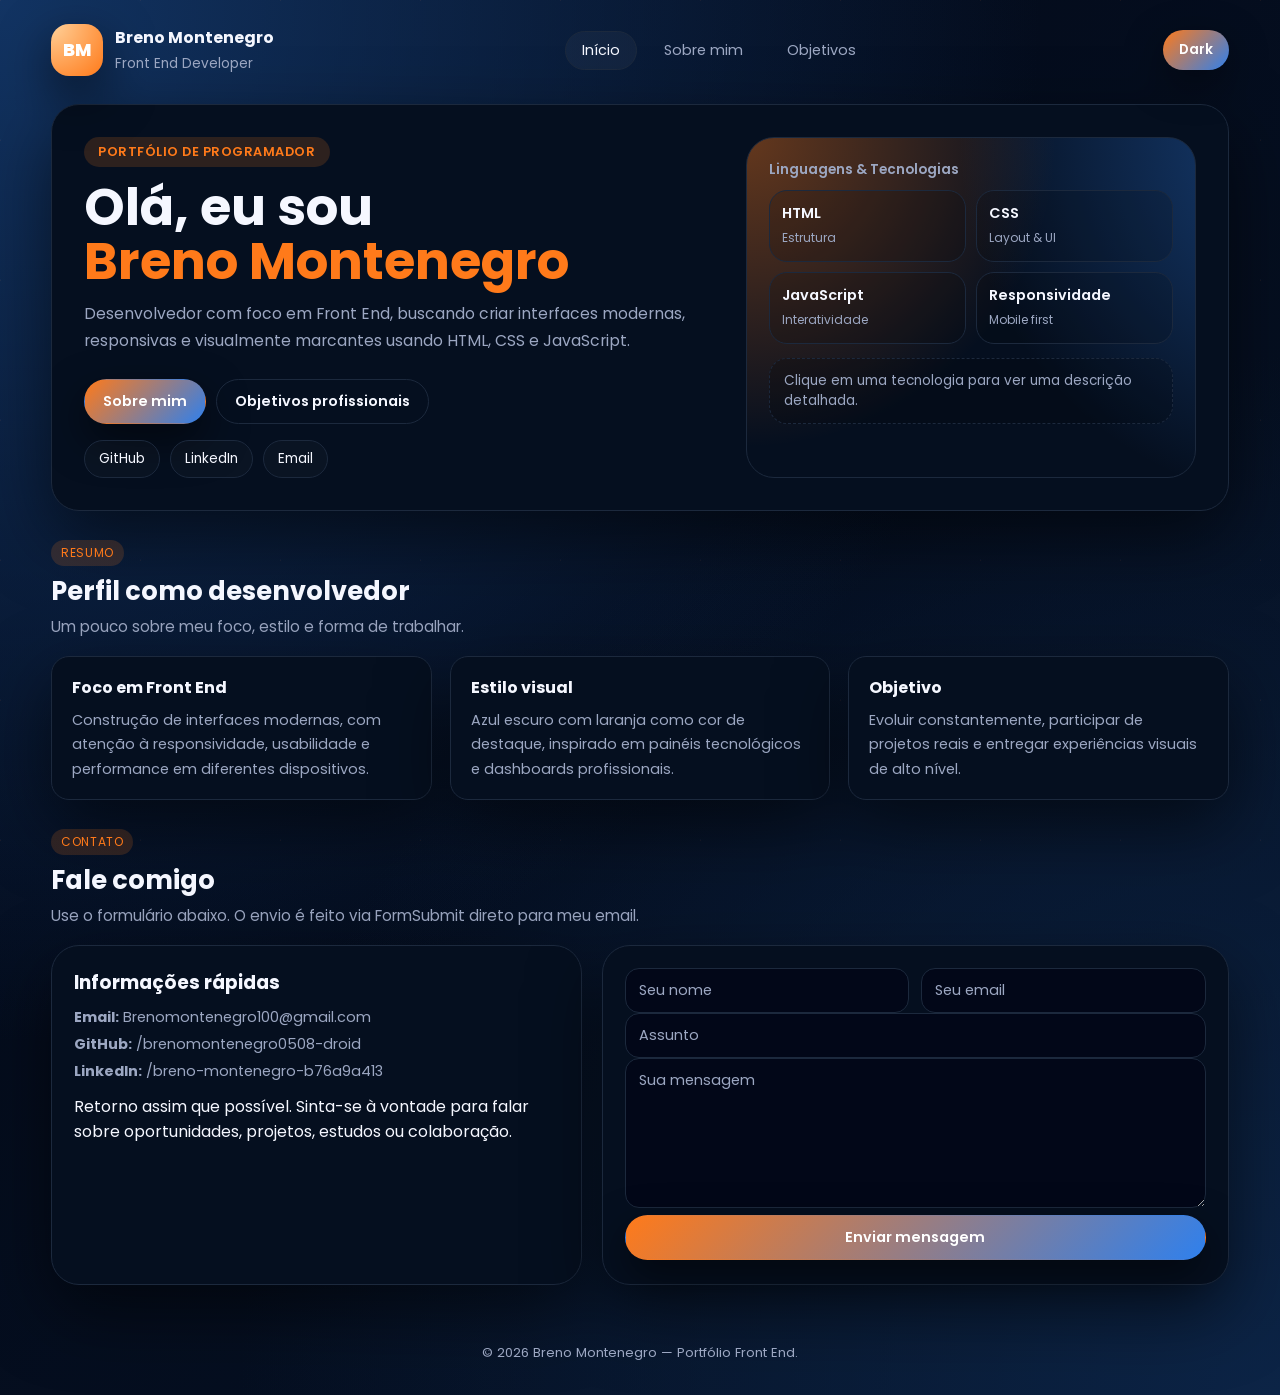
<file: index.html>
<!DOCTYPE html>
<html lang="pt-BR">
<head>
  <meta charset="UTF-8" />
  <meta name="viewport" content="width=device-width, initial-scale=1.0" />
  <title>Breno Montenegro | Front End Developer</title>
  <link rel="preconnect" href="https://fonts.googleapis.com">
  <link rel="preconnect" href="https://fonts.gstatic.com" crossorigin>
  <link href="https://fonts.googleapis.com/css2?family=Poppins:wght@300;400;500;600;700;800&display=swap" rel="stylesheet">
  <link rel="stylesheet" href="style.css" />
</head>
<body>
  <div class="bg-circuit"></div>

  <header class="topbar">
    <a href="index.html" class="brand">
      <div class="brand-mark">BM</div>
      <div class="brand-text">
        <strong>Breno Montenegro</strong>
        <span>Front End Developer</span>
      </div>
    </a>

    <nav class="menu">
      <a class="active" href="index.html">Início</a>
      <a href="sobre.html">Sobre mim</a>
      <a href="objetivos.html">Objetivos</a>
    </nav>

    <button class="theme-toggle" id="themeToggle">Dark</button>
  </header>

  <main class="wrapper">
    <!-- HERO -->
    <section class="hero card">
      <div class="hero-left">
        <span class="pill">Portfólio de Programador</span>

        <h1>
          <span>Olá, eu sou</span>
          <strong>Breno Montenegro</strong>
        </h1>

        <p class="hero-subtitle">
          Desenvolvedor com foco em Front End, buscando criar interfaces modernas,
          responsivas e visualmente marcantes usando HTML, CSS e JavaScript.
        </p>

        <div class="hero-actions">
          <a href="sobre.html" class="btn btn-primary">Sobre mim</a>
          <a href="objetivos.html" class="btn btn-outline">Objetivos profissionais</a>
        </div>

        <div class="hero-links">
          <a href="https://github.com/brenomontenegro0508-droid" target="_blank">GitHub</a>
          <a href="https://www.linkedin.com/in/breno-montenegro-b76a9a413" target="_blank">LinkedIn</a>
          <a href="mailto:Brenomontenegro100@gmail.com">Email</a>
        </div>
      </div>

      <aside class="hero-right">
        <div class="mini-title">Linguagens & Tecnologias</div>

        <div class="lang-grid">
          <button class="lang-card" data-lang="HTML">
            <span class="lang-name">HTML</span>
            <span class="lang-level">Estrutura</span>
          </button>
          <button class="lang-card" data-lang="CSS">
            <span class="lang-name">CSS</span>
            <span class="lang-level">Layout & UI</span>
          </button>
          <button class="lang-card" data-lang="JS">
            <span class="lang-name">JavaScript</span>
            <span class="lang-level">Interatividade</span>
          </button>
          <button class="lang-card" data-lang="RESP">
            <span class="lang-name">Responsividade</span>
            <span class="lang-level">Mobile first</span>
          </button>
        </div>

        <div class="lang-description" id="langInfo">
          Clique em uma tecnologia para ver uma descrição detalhada.
        </div>
      </aside>
    </section>

    <!-- RESUMO -->
    <section class="section">
      <header class="section-header">
        <span class="section-pill">Resumo</span>
        <h2>Perfil como desenvolvedor</h2>
        <p>Um pouco sobre meu foco, estilo e forma de trabalhar.</p>
      </header>

      <div class="grid-3">
        <article class="info-card card">
          <h3>Foco em Front End</h3>
          <p>
            Construção de interfaces modernas, com atenção à responsividade, usabilidade
            e performance em diferentes dispositivos.
          </p>
        </article>

        <article class="info-card card">
          <h3>Estilo visual</h3>
          <p>
            Azul escuro com laranja como cor de destaque, inspirado em painéis
            tecnológicos e dashboards profissionais.
          </p>
        </article>

        <article class="info-card card">
          <h3>Objetivo</h3>
          <p>
            Evoluir constantemente, participar de projetos reais e entregar
            experiências visuais de alto nível.
          </p>
        </article>
      </div>
    </section>

    <!-- CONTATO -->
    <section class="section">
      <header class="section-header">
        <span class="section-pill">Contato</span>
        <h2>Fale comigo</h2>
        <p>Use o formulário abaixo. O envio é feito via FormSubmit direto para meu email.</p>
      </header>

      <div class="contact-layout">
        <div class="contact-info card">
          <h3>Informações rápidas</h3>
          <ul>
            <li><strong>Email:</strong> Brenomontenegro100@gmail.com</li>
            <li><strong>GitHub:</strong> /brenomontenegro0508-droid</li>
            <li><strong>LinkedIn:</strong> /breno-montenegro-b76a9a413</li>
          </ul>
          <p>
            Retorno assim que possível. Sinta-se à vontade para falar sobre oportunidades,
            projetos, estudos ou colaboração.
          </p>
        </div>

        <form class="contact-form card" action="https://formsubmit.co/Brenomontenegro100@gmail.com" method="POST">
          <input type="hidden" name="_captcha" value="false">
          <input type="hidden" name="_next" value="index.html">

          <div class="form-row">
            <input type="text" name="nome" placeholder="Seu nome" required>
            <input type="email" name="email" placeholder="Seu email" required>
          </div>

          <input type="text" name="assunto" placeholder="Assunto" required>

          <textarea name="mensagem" rows="6" placeholder="Sua mensagem" required></textarea>

          <button type="submit" class="btn btn-primary full">Enviar mensagem</button>
        </form>
      </div>
    </section>
  </main>

  <footer class="footer">
    <p>© 2026 Breno Montenegro — Portfólio Front End.</p>
  </footer>

  <script src="script.js"></script>
</body>
</html>
</file>
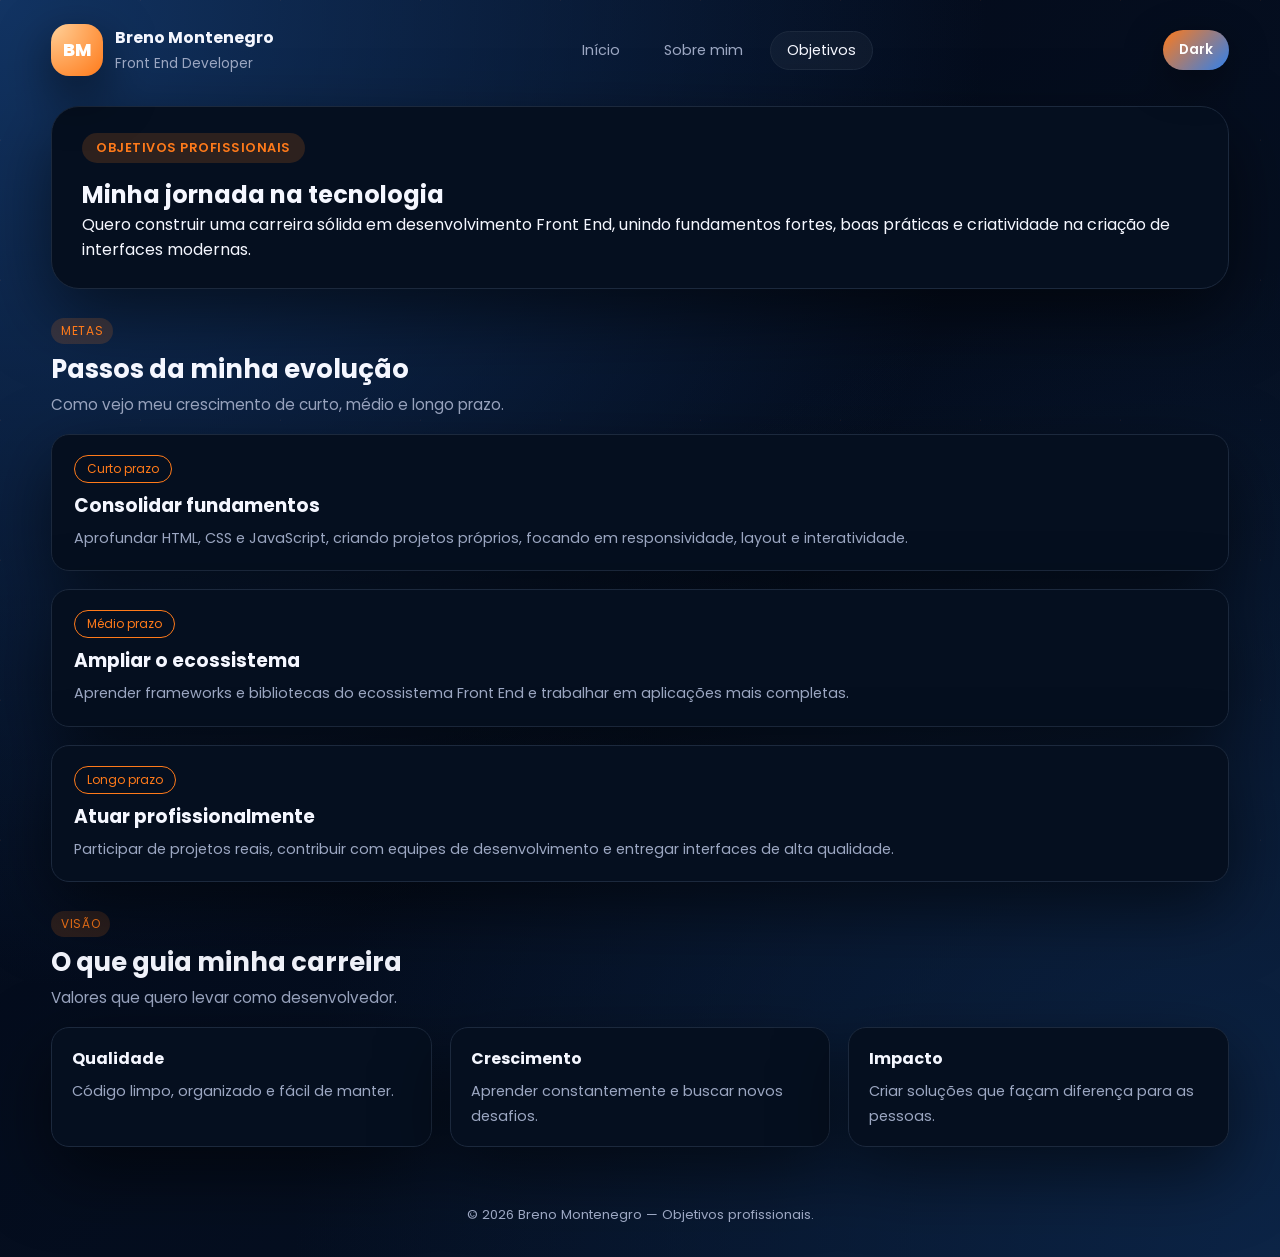
<file: objetivos.html>
<!DOCTYPE html>
<html lang="pt-BR">
<head>
  <meta charset="UTF-8" />
  <meta name="viewport" content="width=device-width, initial-scale=1.0" />
  <title>Objetivos profissionais | Breno Montenegro</title>
  <link rel="preconnect" href="https://fonts.googleapis.com">
  <link rel="preconnect" href="https://fonts.gstatic.com" crossorigin>
  <link href="https://fonts.googleapis.com/css2?family=Poppins:wght@300;400;500;600;700;800&display=swap" rel="stylesheet">
  <link rel="stylesheet" href="style.css" />
</head>
<body>
  <div class="bg-circuit"></div>

  <header class="topbar">
    <a href="index.html" class="brand">
      <div class="brand-mark">BM</div>
      <div class="brand-text">
        <strong>Breno Montenegro</strong>
        <span>Front End Developer</span>
      </div>
    </a>

    <nav class="menu">
      <a href="index.html">Início</a>
      <a href="sobre.html">Sobre mim</a>
      <a class="active" href="objetivos.html">Objetivos</a>
    </nav>

    <button class="theme-toggle" id="themeToggle">Dark</button>
  </header>

  <main class="wrapper">
    <!-- HEADER OBJETIVOS -->
    <section class="goals-header card">
      <div>
        <span class="pill">Objetivos profissionais</span>
        <h1>Minha jornada na tecnologia</h1>
        <p>
          Quero construir uma carreira sólida em desenvolvimento Front End,
          unindo fundamentos fortes, boas práticas e criatividade na criação
          de interfaces modernas.
        </p>
      </div>
    </section>

    <!-- LINHA DO TEMPO -->
    <section class="section">
      <header class="section-header">
        <span class="section-pill">Metas</span>
        <h2>Passos da minha evolução</h2>
        <p>Como vejo meu crescimento de curto, médio e longo prazo.</p>
      </header>

      <div class="timeline">
        <article class="timeline-item card">
          <div class="timeline-badge">Curto prazo</div>
          <h3>Consolidar fundamentos</h3>
          <p>
            Aprofundar HTML, CSS e JavaScript, criando projetos próprios,
            focando em responsividade, layout e interatividade.
          </p>
        </article>

        <article class="timeline-item card">
          <div class="timeline-badge">Médio prazo</div>
          <h3>Ampliar o ecossistema</h3>
          <p>
            Aprender frameworks e bibliotecas do ecossistema Front End
            e trabalhar em aplicações mais completas.
          </p>
        </article>

        <article class="timeline-item card">
          <div class="timeline-badge">Longo prazo</div>
          <h3>Atuar profissionalmente</h3>
          <p>
            Participar de projetos reais, contribuir com equipes de desenvolvimento
            e entregar interfaces de alta qualidade.
          </p>
        </article>
      </div>
    </section>

    <!-- VALORES -->
    <section class="section">
      <header class="section-header">
        <span class="section-pill">Visão</span>
        <h2>O que guia minha carreira</h2>
        <p>Valores que quero levar como desenvolvedor.</p>
      </header>

      <div class="grid-3">
        <article class="info-card card">
          <h3>Qualidade</h3>
          <p>Código limpo, organizado e fácil de manter.</p>
        </article>
        <article class="info-card card">
          <h3>Crescimento</h3>
          <p>Aprender constantemente e buscar novos desafios.</p>
        </article>
        <article class="info-card card">
          <h3>Impacto</h3>
          <p>Criar soluções que façam diferença para as pessoas.</p>
        </article>
      </div>
    </section>
  </main>

  <footer class="footer">
    <p>© 2026 Breno Montenegro — Objetivos profissionais.</p>
  </footer>

  <script src="script.js"></script>
</body>
</html>
</file>
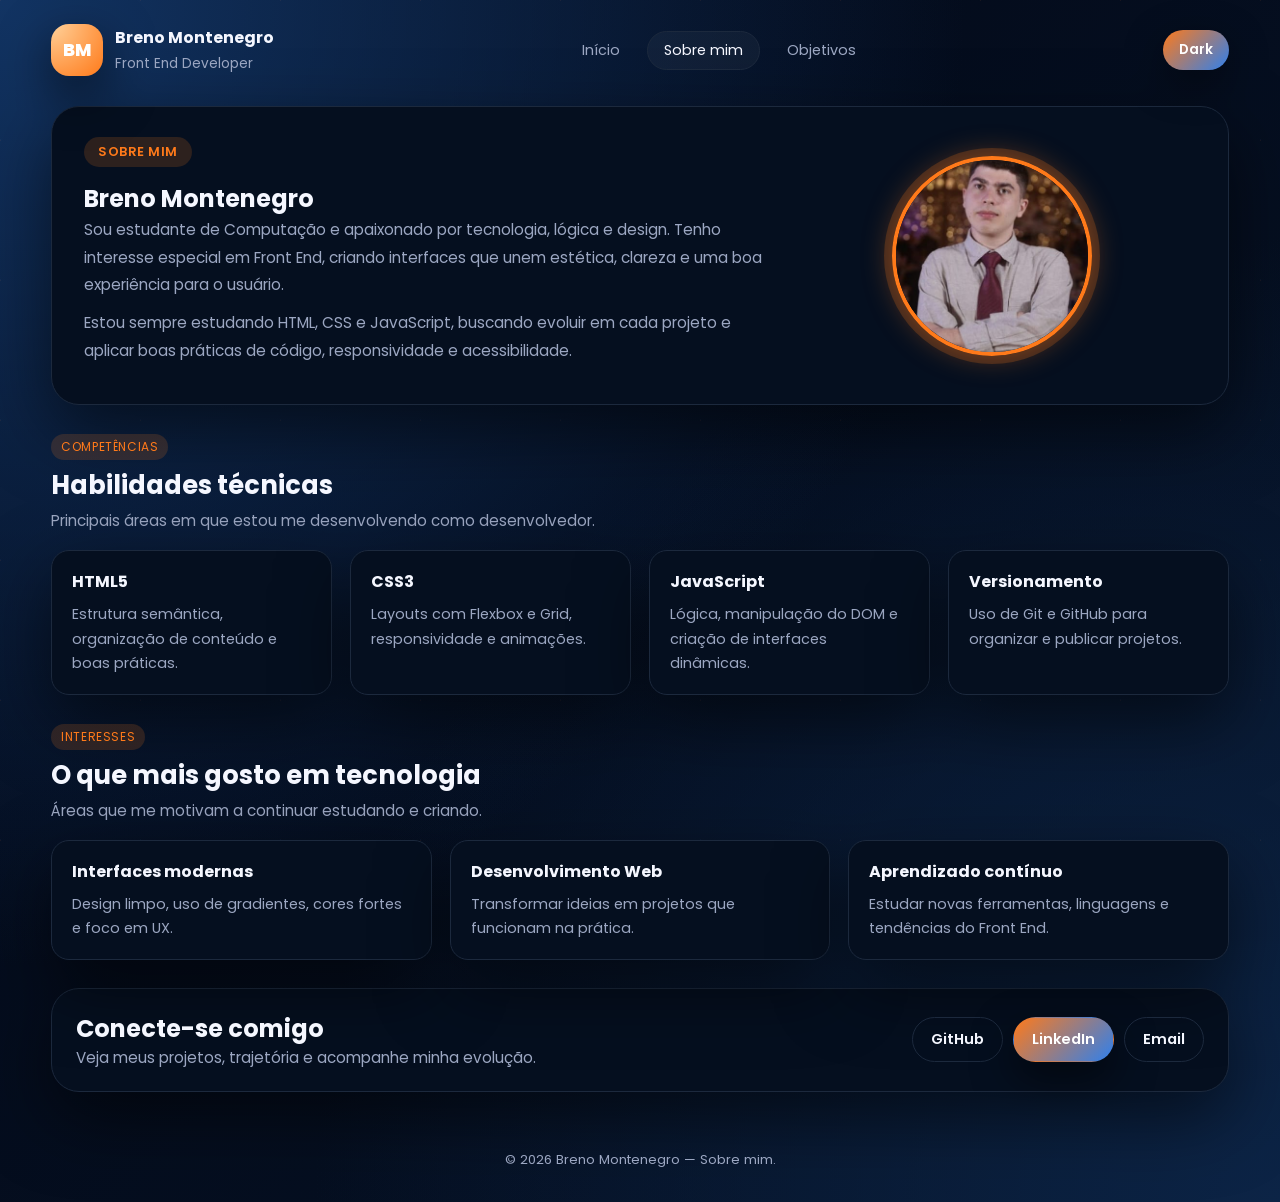
<file: sobre.html>
<!DOCTYPE html>
<html lang="pt-BR">
<head>
  <meta charset="UTF-8" />
  <meta name="viewport" content="width=device-width, initial-scale=1.0" />
  <title>Sobre mim | Breno Montenegro</title>
  <link rel="preconnect" href="https://fonts.googleapis.com">
  <link rel="preconnect" href="https://fonts.gstatic.com" crossorigin>
  <link href="https://fonts.googleapis.com/css2?family=Poppins:wght@300;400;500;600;700;800&display=swap" rel="stylesheet">
  <link rel="stylesheet" href="style.css" />
</head>
<body>
  <div class="bg-circuit"></div>

  <header class="topbar">
    <a href="index.html" class="brand">
      <div class="brand-mark">BM</div>
      <div class="brand-text">
        <strong>Breno Montenegro</strong>
        <span>Front End Developer</span>
      </div>
    </a>

    <nav class="menu">
      <a href="index.html">Início</a>
      <a class="active" href="sobre.html">Sobre mim</a>
      <a href="objetivos.html">Objetivos</a>
    </nav>

    <button class="theme-toggle" id="themeToggle">Dark</button>
  </header>

  <main class="wrapper">
    <!-- HEADER SOBRE -->
    <section class="about-header card">
      <div class="about-text">
        <span class="pill">Sobre mim</span>
        <h1>Breno Montenegro</h1>
        <p>
          Sou estudante de Computação e apaixonado por tecnologia, lógica e design.
          Tenho interesse especial em Front End, criando interfaces que unem
          estética, clareza e uma boa experiência para o usuário.
        </p>
        <p>
          Estou sempre estudando HTML, CSS e JavaScript, buscando evoluir em cada
          projeto e aplicar boas práticas de código, responsividade e acessibilidade.
        </p>
      </div>

      <div class="about-photo">
        <!-- Substitua 'sua-foto-aqui.jpg' pela URL da sua imagem de perfil -->
        <img src="img/profile.png" alt="Foto de perfil de Breno Montenegro" class="profile-picture">
      </div>
    </section>

    <!-- COMPETÊNCIAS -->
    <section class="section">
      <header class="section-header">
        <span class="section-pill">Competências</span>
        <h2>Habilidades técnicas</h2>
        <p>Principais áreas em que estou me desenvolvendo como desenvolvedor.</p>
      </header>

      <div class="grid-4">
        <article class="info-card card">
          <h3>HTML5</h3>
          <p>Estrutura semântica, organização de conteúdo e boas práticas.</p>
        </article>
        <article class="info-card card">
          <h3>CSS3</h3>
          <p>Layouts com Flexbox e Grid, responsividade e animações.</p>
        </article>
        <article class="info-card card">
          <h3>JavaScript</h3>
          <p>Lógica, manipulação do DOM e criação de interfaces dinâmicas.</p>
        </article>
        <article class="info-card card">
          <h3>Versionamento</h3>
          <p>Uso de Git e GitHub para organizar e publicar projetos.</p>
        </article>
      </div>
    </section>

    <!-- INTERESSES -->
    <section class="section">
      <header class="section-header">
        <span class="section-pill">Interesses</span>
        <h2>O que mais gosto em tecnologia</h2>
        <p>Áreas que me motivam a continuar estudando e criando.</p>
      </header>

      <div class="grid-3">
        <article class="info-card card">
          <h3>Interfaces modernas</h3>
          <p>Design limpo, uso de gradientes, cores fortes e foco em UX.</p>
        </article>
        <article class="info-card card">
          <h3>Desenvolvimento Web</h3>
          <p>Transformar ideias em projetos que funcionam na prática.</p>
        </article>
        <article class="info-card card">
          <h3>Aprendizado contínuo</h3>
          <p>Estudar novas ferramentas, linguagens e tendências do Front End.</p>
        </article>
      </div>
    </section>

    <!-- REDES -->
    <section class="section">
      <div class="contact-banner card">
        <div>
          <h2>Conecte-se comigo</h2>
          <p>Veja meus projetos, trajetória e acompanhe minha evolução.</p>
        </div>
        <div class="banner-links">
          <a href="https://github.com/brenomontenegro0508-droid" target="_blank" class="btn btn-outline">GitHub</a>
          <a href="https://www.linkedin.com/in/breno-montenegro-b76a9a413" target="_blank" class="btn btn-primary">LinkedIn</a>
          <a href="mailto:Brenomontenegro100@gmail.com" class="btn btn-outline">Email</a>
        </div>
      </div>
    </section>
  </main>

  <footer class="footer">
    <p>© 2026 Breno Montenegro — Sobre mim.</p>
  </footer>

  <script src="script.js"></script>
</body>
</html>
</file>
<file: style.css>
:root{
  --bg-1:#020817;
  --bg-2:#071326;
  --card:#050f1f;
  --border:#1c293d;
  --text:#f5f7ff;
  --muted:#9ca7c2;
  --primary:#ff7a1a;
  --primary-soft:rgba(255,122,26,0.16);
  --secondary:#2f80ed;
  --radius-lg:28px;
  --radius-md:18px;
  --shadow:0 26px 70px rgba(0,0,0,.55);
}

body.light{
  --bg-1:#eaf1ff;
  --bg-2:#d9e4ff;
  --card:#ffffff;
  --border:#d0d7eb;
  --text:#111827;
  --muted:#4b566b;
  --primary:#ff7a1a;
  --primary-soft:rgba(255,122,26,0.12);
  --shadow:0 20px 55px rgba(30,64,175,.18);
}

*{
  margin:0;
  padding:0;
  box-sizing:border-box;
  font-family:"Poppins",sans-serif;
}

body{
  min-height:100vh;
  background:
    radial-gradient(circle at 0% 0%, #123463 0, transparent 55%),
    radial-gradient(circle at 100% 100%, #0c2446 0, transparent 55%),
    linear-gradient(135deg,var(--bg-1),var(--bg-2));
  color:var(--text);
}

a{
  color:inherit;
  text-decoration:none;
}

button{
  font:inherit;
}

/* Fundo com circuitos */
.bg-circuit{
  position:fixed;
  inset:0;
  pointer-events:none;
  opacity:.13;
  background-image:
    linear-gradient(120deg,rgba(255,122,26,.55) 1px,transparent 1px),
    linear-gradient(60deg,rgba(47,128,237,.35) 1px,transparent 1px);
  background-size:140px 140px;
  mix-blend-mode:screen;
  z-index:-1;
}

/* TOPO */

.topbar{
  width:min(1180px,92%);
  margin:0 auto;
  padding:24px 0 18px;
  display:flex;
  align-items:center;
  justify-content:space-between;
  gap:18px;
  flex-wrap:wrap;
}

.brand{
  display:flex;
  align-items:center;
  gap:12px;
}

.brand-mark{
  width:52px;
  height:52px;
  border-radius:18px;
  display:grid;
  place-items:center;
  font-weight:800;
  font-size:1.1rem;
  color:#fff;
  background:radial-gradient(circle at 0% 0%,#ffd29b,#ff7a1a);
  box-shadow:0 18px 50px rgba(0,0,0,.6);
}

.brand-text strong{
  display:block;
  font-size:1rem;
}
.brand-text span{
  font-size:.85rem;
  color:var(--muted);
}

.menu{
  display:flex;
  flex-wrap:wrap;
  gap:10px;
}

.menu a{
  padding:8px 16px;
  border-radius:999px;
  font-size:.9rem;
  color:var(--muted);
  border:1px solid transparent;
  transition:.25s ease;
}

.menu a:hover,
.menu a.active{
  color:var(--text);
  border-color:var(--border);
  background:rgba(255,255,255,.04);
}

.theme-toggle{
  border:none;
  padding:10px 16px;
  border-radius:999px;
  background:linear-gradient(135deg,var(--primary),var(--secondary));
  color:#fff;
  font-size:.85rem;
  font-weight:600;
  cursor:pointer;
  box-shadow:0 12px 40px rgba(0,0,0,.45);
}

/* LAYOUT GERAL */

.wrapper{
  width:min(1180px,92%);
  margin:0 auto 40px;
}

/* CARDS */

.card{
  background:var(--card);
  border-radius:var(--radius-lg);
  border:1px solid var(--border);
  box-shadow:var(--shadow);
}

/* HERO */

.hero{
  margin-top:10px;
  padding:32px 32px;
  display:grid;
  grid-template-columns:1.4fr 1fr;
  gap:32px;
}

.hero-left{
  max-width:640px;
}

.pill{
  display:inline-block;
  padding:6px 14px;
  border-radius:999px;
  font-size:.8rem;
  font-weight:600;
  letter-spacing:.04em;
  text-transform:uppercase;
  background:var(--primary-soft);
  color:var(--primary);
  margin-bottom:14px;
}

.hero h1{
  display:flex;
  flex-direction:column;
  gap:2px;
  font-size:clamp(2.3rem,4vw,3.4rem);
  line-height:1.02;
  margin-bottom:14px;
}

.hero h1 strong{
  color:var(--primary);
}

.hero-subtitle{
  color:var(--muted);
  font-size:.98rem;
  line-height:1.7;
}

.hero-actions{
  margin:24px 0 16px;
  display:flex;
  flex-wrap:wrap;
  gap:10px;
}

.btn{
  padding:11px 18px;
  border-radius:999px;
  border:1px solid transparent;
  font-weight:600;
  font-size:.9rem;
  cursor:pointer;
  transition:.25s ease;
  display:inline-flex;
  align-items:center;
  justify-content:center;
}

.btn-primary{
  background:linear-gradient(135deg,var(--primary),var(--secondary));
  color:#fff;
  box-shadow:0 16px 40px rgba(0,0,0,.55);
}

.btn-outline{
  background:transparent;
  color:var(--text);
  border-color:var(--border);
}

.btn-primary:hover{
  transform:translateY(-1px);
  box-shadow:0 20px 50px rgba(0,0,0,.65);
}

.btn-outline:hover{
  background:rgba(255,255,255,.04);
}

.full{
  width:100%;
}

.hero-links{
  display:flex;
  flex-wrap:wrap;
  gap:10px;
}

.hero-links a{
  padding:8px 14px;
  border-radius:999px;
  border:1px solid var(--border);
  font-size:.85rem;
  background:rgba(255,255,255,.02);
}

/* HERO DIREITA */

.hero-right{
  padding:22px 22px 24px;
  border-radius:var(--radius-lg);
  background:radial-gradient(circle at 0% 0%,rgba(255,122,26,.38),transparent 55%),
             radial-gradient(circle at 130% 0%,rgba(47,128,237,.45),transparent 55%),
             var(--card);
  border:1px solid var(--border);
}

.mini-title{
  font-size:.85rem;
  font-weight:600;
  color:var(--muted);
  margin-bottom:8px;
}

.lang-grid{
  margin-top:10px;
  display:grid;
  grid-template-columns:repeat(2, minmax(0,1fr));
  gap:10px;
}

.lang-card{
  padding:12px 12px;
  border-radius:var(--radius-md);
  border:1px solid var(--border);
  background:rgba(0,0,0,.15);
  color:var(--text);
  cursor:pointer;
  text-align:left;
  transition:.22s ease;
}

.lang-card:hover{
  transform:translateY(-2px);
  border-color:var(--primary);
  box-shadow:0 14px 30px rgba(0,0,0,.5);
}

.lang-name{
  display:block;
  font-weight:600;
  font-size:.9rem;
}

.lang-level{
  font-size:.75rem;
  color:var(--muted);
}

.lang-description{
  margin-top:14px;
  padding:12px 14px;
  border-radius:var(--radius-md);
  border:1px dashed var(--border);
  font-size:.85rem;
  color:var(--muted);
  background:rgba(0,0,0,.18);
}

/* SEÇÕES GENÉRICAS */

.section{
  margin-top:28px;
}

.section-header{
  margin-bottom:18px;
}

.section-pill{
  display:inline-block;
  padding:4px 10px;
  border-radius:999px;
  font-size:.75rem;
  text-transform:uppercase;
  letter-spacing:.05em;
  background:var(--primary-soft);
  color:var(--primary);
  margin-bottom:6px;
}

.section-header h2{
  font-size:1.6rem;
  margin-bottom:4px;
}

.section-header p{
  font-size:.95rem;
  color:var(--muted);
}

/* GRIDS */

.grid-3{
  display:grid;
  grid-template-columns:repeat(3,minmax(0,1fr));
  gap:18px;
}

.grid-4{
  display:grid;
  grid-template-columns:repeat(4,minmax(0,1fr));
  gap:18px;
}

/* INFO CARDS */

.info-card{
  padding:18px 20px;
  border-radius:var(--radius-md);
}

.info-card h3{
  font-size:1rem;
  margin-bottom:8px;
}

.info-card p{
  font-size:.9rem;
  color:var(--muted);
  line-height:1.7;
}

/* CONTATO HOME */

.contact-layout{
  display:grid;
  grid-template-columns:1.1fr 1.3fr;
  gap:20px;
}

.contact-info{
  padding:22px 22px 18px;
}

.contact-info h3{
  margin-bottom:10px;
}

.contact-info ul{
  list-style:none;
  margin:0 0 12px;
  padding:0;
  font-size:.9rem;
}

.contact-info li{
  margin-bottom:6px;
  color:var(--muted);
}

.contact-form{
  padding:22px 22px 24px;
}

.form-row{
  display:grid;
  grid-template-columns:1fr 1fr;
  gap:12px;
}

input,
textarea{
  width:100%;
  padding:11px 13px;
  border-radius:14px;
  border:1px solid var(--border);
  background:rgba(2,6,23,.85);
  color:var(--text);
  font-size:.9rem;
  outline:none;
}

body.light input,
body.light textarea{
  background:#f8fafc;
}

input::placeholder,
textarea::placeholder{
  color:var(--muted);
}

/* SOBRE */

.about-header{
  margin-top:12px;
  padding:30px 32px;
  display:grid;
  grid-template-columns:1.5fr .9fr; /* Ajustado para dar mais espaço ao texto */
  gap:26px;
  align-items:center; /* Centraliza verticalmente */
}

.about-text p{
  color:var(--muted);
  font-size:.96rem;
  line-height:1.8;
  margin-bottom:10px;
}

.about-photo{
  display:flex;
  align-items:center;
  justify-content:center;
}

.profile-picture{
  width:200px; /* Tamanho da foto */
  height:200px;
  border-radius:50%; /* Formato circular */
  object-fit:cover; /* Garante que a imagem preencha o círculo */
  border:4px solid var(--primary); /* Borda laranja */
  box-shadow:0 0 0 8px rgba(255,122,26,.2), 0 0 30px rgba(255,122,26,.4); /* Efeito de brilho */
  transition:transform .3s ease;
}

.profile-picture:hover{
  transform:scale(1.05);
}

/* BANNER REDES */

.contact-banner{
  padding:22px 24px;
  display:flex;
  align-items:center;
  justify-content:space-between;
  gap:18px;
}

.contact-banner p{
  color:var(--muted);
  font-size:.95rem;
}

.banner-links{
  display:flex;
  flex-wrap:wrap;
  gap:10px;
}

/* OBJETIVOS */

.goals-header{
  margin-top:12px;
  padding:26px 30px;
}

.timeline{
  display:grid;
  gap:18px;
}

.timeline-item{
  padding:20px 22px;
  border-radius:var(--radius-md);
  position:relative;
}

.timeline-badge{
  display:inline-block;
  padding:4px 12px;
  border-radius:999px;
  border:1px solid var(--primary);
  color:var(--primary);
  font-size:.75rem;
  margin-bottom:8px;
}

.timeline-item h3{
  margin-bottom:6px;
}

.timeline-item p{
  color:var(--muted);
  font-size:.9rem;
  line-height:1.7;
}

/* FOOTER */

.footer{
  text-align:center;
  padding:18px 12px 32px;
  font-size:.82rem;
  color:var(--muted);
}

/* RESPONSIVO */

@media (max-width: 960px){
  .hero{
    grid-template-columns:1.2fr 1fr;
  }
  .about-header{
    grid-template-columns:1.3fr 1fr;
  }
  .grid-4{
    grid-template-columns:repeat(2,minmax(0,1fr));
  }
  .contact-layout{
    grid-template-columns:1fr;
  }
}

@media (max-width: 780px){
  .topbar{
    justify-content:center;
    text-align:center;
  }
  .menu{
    justify-content:center;
  }
  .hero{
    grid-template-columns:1fr;
    padding:26px 22px;
  }
  .hero-right{
    order:-1;
  }
  .about-header{
    grid-template-columns:1fr;
    padding:26px 22px;
  }
  .grid-3{
    grid-template-columns:1fr 1fr;
  }
  .contact-banner{
    flex-direction:column;
    align-items:flex-start;
  }
}

@media (max-width: 600px){
  .grid-3,
  .grid-4{
    grid-template-columns:1fr;
  }
  .form-row{
    grid-template-columns:1fr;
  }
  .hero h1{
    font-size:2.2rem;
  }
  .wrapper{
    margin-bottom:24px;
  }
  .profile-picture{
    width:160px;
    height:160px;
  }
}
</file>
